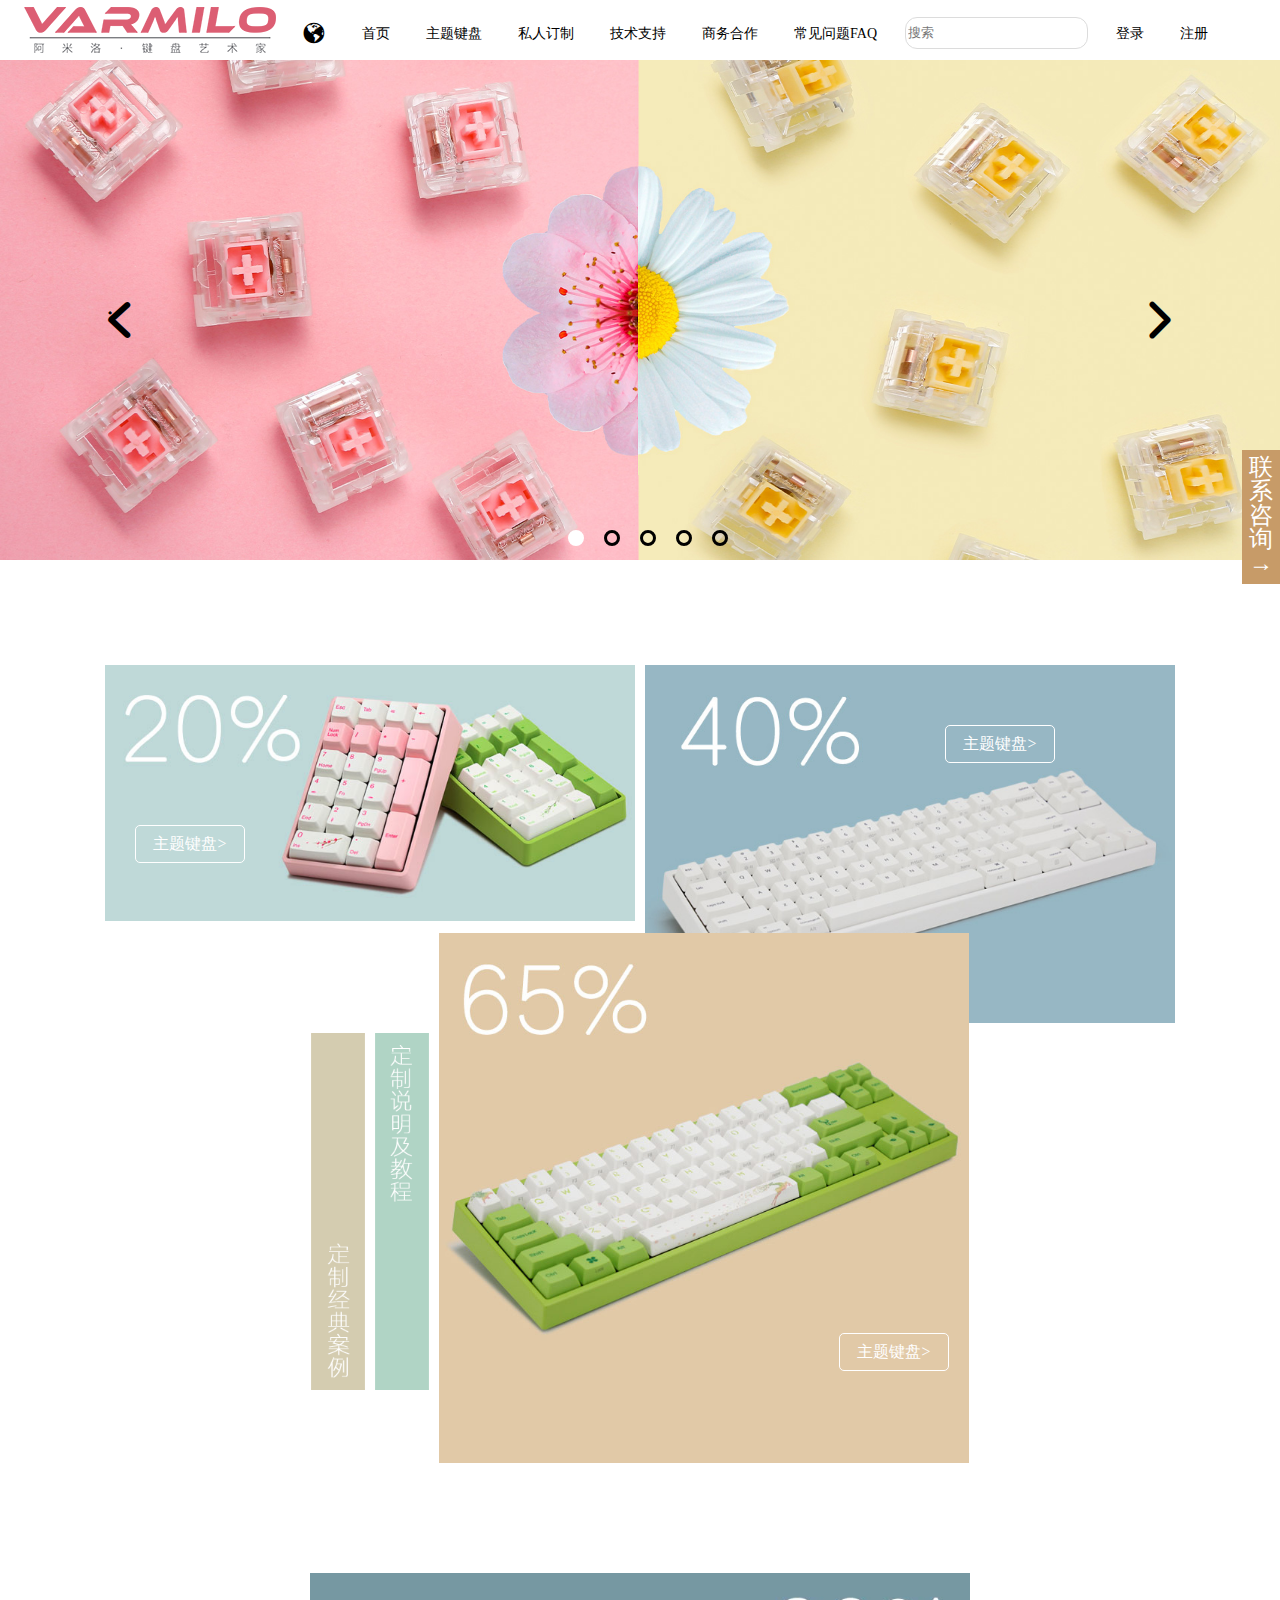
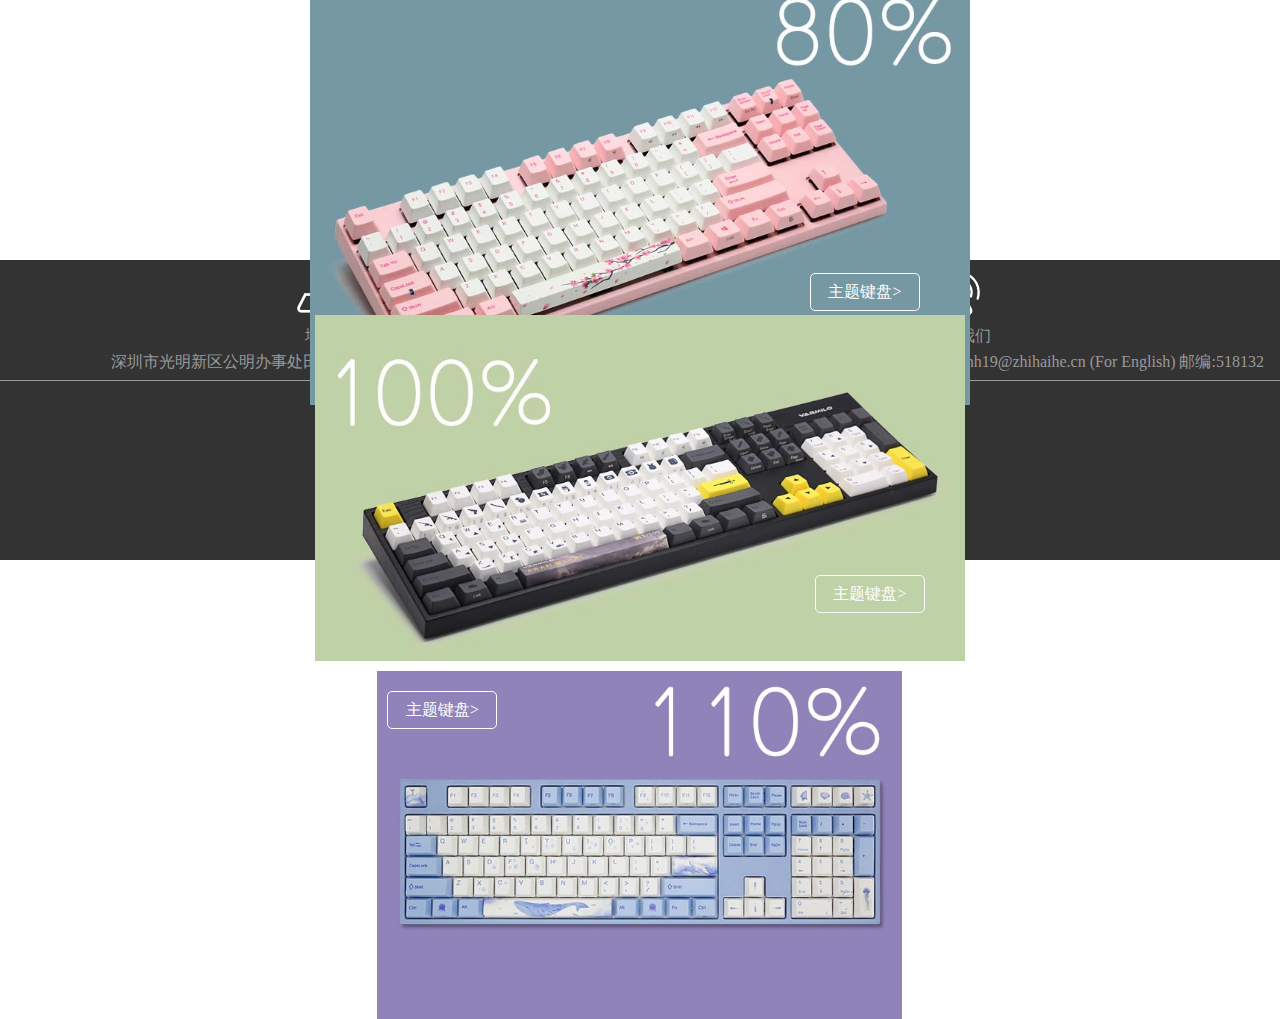
<file: index.html>
<!DOCTYPE html><html lang="en"><head><meta charset="UTF-8"><meta name="viewport" content="width=device-width,initial-scale=1"><title>Document</title><link rel="stylesheet" href="css/iconfont.css"><link rel="stylesheet" href="css/index.min.css"><script src="js/require.js" async="true" deter data-main="js/main"></script></head><body style="overflow-y:scroll;"><header><img id="img-logo" src="images/ia_100000000.png" alt="logo"><ul class="header-ul"><li><a href=""><span class="iconfont icon-diqiu"></span></a></li><li><a href="">首页</a></li><li><a href="">主题键盘</a></li><li><a href="">私人订制</a></li><li><a href="">技术支持</a></li><li><a href="">商务合作</a></li><li><a href="">常见问题FAQ</a></li><input type="text" placeholder="搜索" id="oinput"><li><a href="html/login.html">登录</a></li><li><a href="html/register.html">注册</a></li></ul><div class="earth-list"><ul><li><a href="">中文</a></li><li><a href="">English</a></li></ul></div><div class="theme-list"><ul><li><img src="images/ia_100000001.png" alt="主题产品"></li><li><a target="_blank" href="html/goods.html">20%主题产品</a></li><li><a target="_blank" href="html/goods.html">40%主题产品</a></li><li><a target="_blank" href="html/goods.html">60%主题产品</a></li><li><a target="_blank" href="html/goods.html">80%主题产品</a></li><li><a target="_blank" href="html/goods.html">100%主题产品</a></li></ul></div><div class="customization"><ul><li><img src="images/ia_100000002.jpg" alt="私人订制"></li><li><a target="_blank" href="html/goods.html">65%私人订制</a></li><li><a target="_blank" href="html/goods.html">80%私人订制</a></li><li><a target="_blank" href="html/goods.html">110%私人订制</a></li></ul></div></header><banner class="banner"><div class="imgbox"><ul class="showimg"><a target="_blank" href="html/goods.html"><img class="bimg" src="images/ia_100000008.png" alt=""></a><a target="_blank" href="html/goods.html"><img class="bimg" src="images/ia_100000003.png" alt=""></a><a target="_blank" href="html/goods.html"><img class="bimg" src="images/ia_100000004.png" alt=""></a><a target="_blank" href="html/goods.html"><img class="bimg" src="images/ia_100000006.png" alt=""></a><a target="_blank" href="html/goods.html"><img class="bimg" src="images/ia_100000007.png" alt=""></a><a target="_blank" href="html/goods.html"><img class="bimg" src="images/ia_100000008.png" alt=""></a><!-- <img class="bimg"src="images/ia_100000003.png" alt=""> --></ul></div><div class="lrtab"><div style="cursor:default" href="" class="iconfont" id="lbtn">&#xe659;</div><div style="cursor:default" href="" class="iconfont" id="rbtn">&#xe60d;</div></div><ol class="pointbox"><li class="active"></li><li></li><li></li><li></li><li></li></ol></banner><content><div class="content"><div class="div1"><p class="umbrella1"></p><img id="img1" src="images/ia_100000010.png" alt=""> <a target="_blank" href="html/goods.html">主题键盘></a></div><div class="div2"><p class="umbrella2"></p><img id="img2" src="images/ia_100000012.png" alt=""> <a target="_blank" href="html/goods.html">主题键盘></a></div><div class="div3"><p class="umbrella3"></p><img id="img3" src="images/ia_100000014.png" alt=""></div><div class="div4"><p class="umbrella4"></p><img id="img4" src="images/ia_100000013.png" alt=""></div><div class="div5"><p class="umbrella5"></p><img id="img5" src="images/ia_100000011.png" alt=""> <a target="_blank" href="html/goods.html">主题键盘></a></div><div class="div6"><p class="umbrella6"></p><img id="img6" src="images/ia_100000015.png" alt=""> <a target="_blank" href="html/goods.html">主题键盘></a></div><div class="div7"><p class="umbrella7"></p><img id="img7" src="images/ia_100000016.png" alt=""> <a target="_blank" href="html/goods.html">主题键盘></a></div><div class="div8"><p class="umbrella8"></p><img id="img8" src="images/ia_100000017.png" alt=""> <a target="_blank" href="html/goods.html">主题键盘></a></div></div></content><footer><ul><li><p><img src="images/ia_100000018.png" alt=""> <span>地址</span> <span>深圳市光明新区公明办事处田寮社区第十工业区3栋二楼B区</span></p><p><img src="images/ia_100000019.png" alt=""> <span>联系我们</span> <span>电话:18926579789 邮箱:zhh52@zhihaihe.cn , zhh19@zhihaihe.cn (For English) 邮编:518132</span></p></li><li><img src="images/ia_100000020.png" alt=""> <span>支付方式</span></li><li><img src="images/ia_100000021.png" alt=""> <span>微信</span> <img src="images/paypal.png" alt=""> <span>paypal</span> <img src="images/zhifubao.png" alt=""> <span>支付宝</span></li><li><img src="images/govIcon.gif" alt=""> <span>深圳志海和科技有限公司</span></li></ul></footer><div class="fix-out">联系咨询→</div><div class="fix-in"><li class="txt-w"><img src="images/ia_100000026.png" alt="">咨询热线</li><li>18063101080</li><li class="txt-w"><img src="images/ia_100000027.png" alt="">旺旺客服</li><li><p>樱桃:<img src="images/ia_100000030.gif" alt=""></p><p>橘子:<img src="images/ia_100000030.gif" alt=""></p><p>苹果:<img src="images/ia_100000030.gif" alt=""></p></li><li class="txt-w"><img src="images/youxianglianxi.png" alt="">邮箱联系</li><li>邮箱:zhh52@zhihaihe.cn</li></div></body></html>
</file>
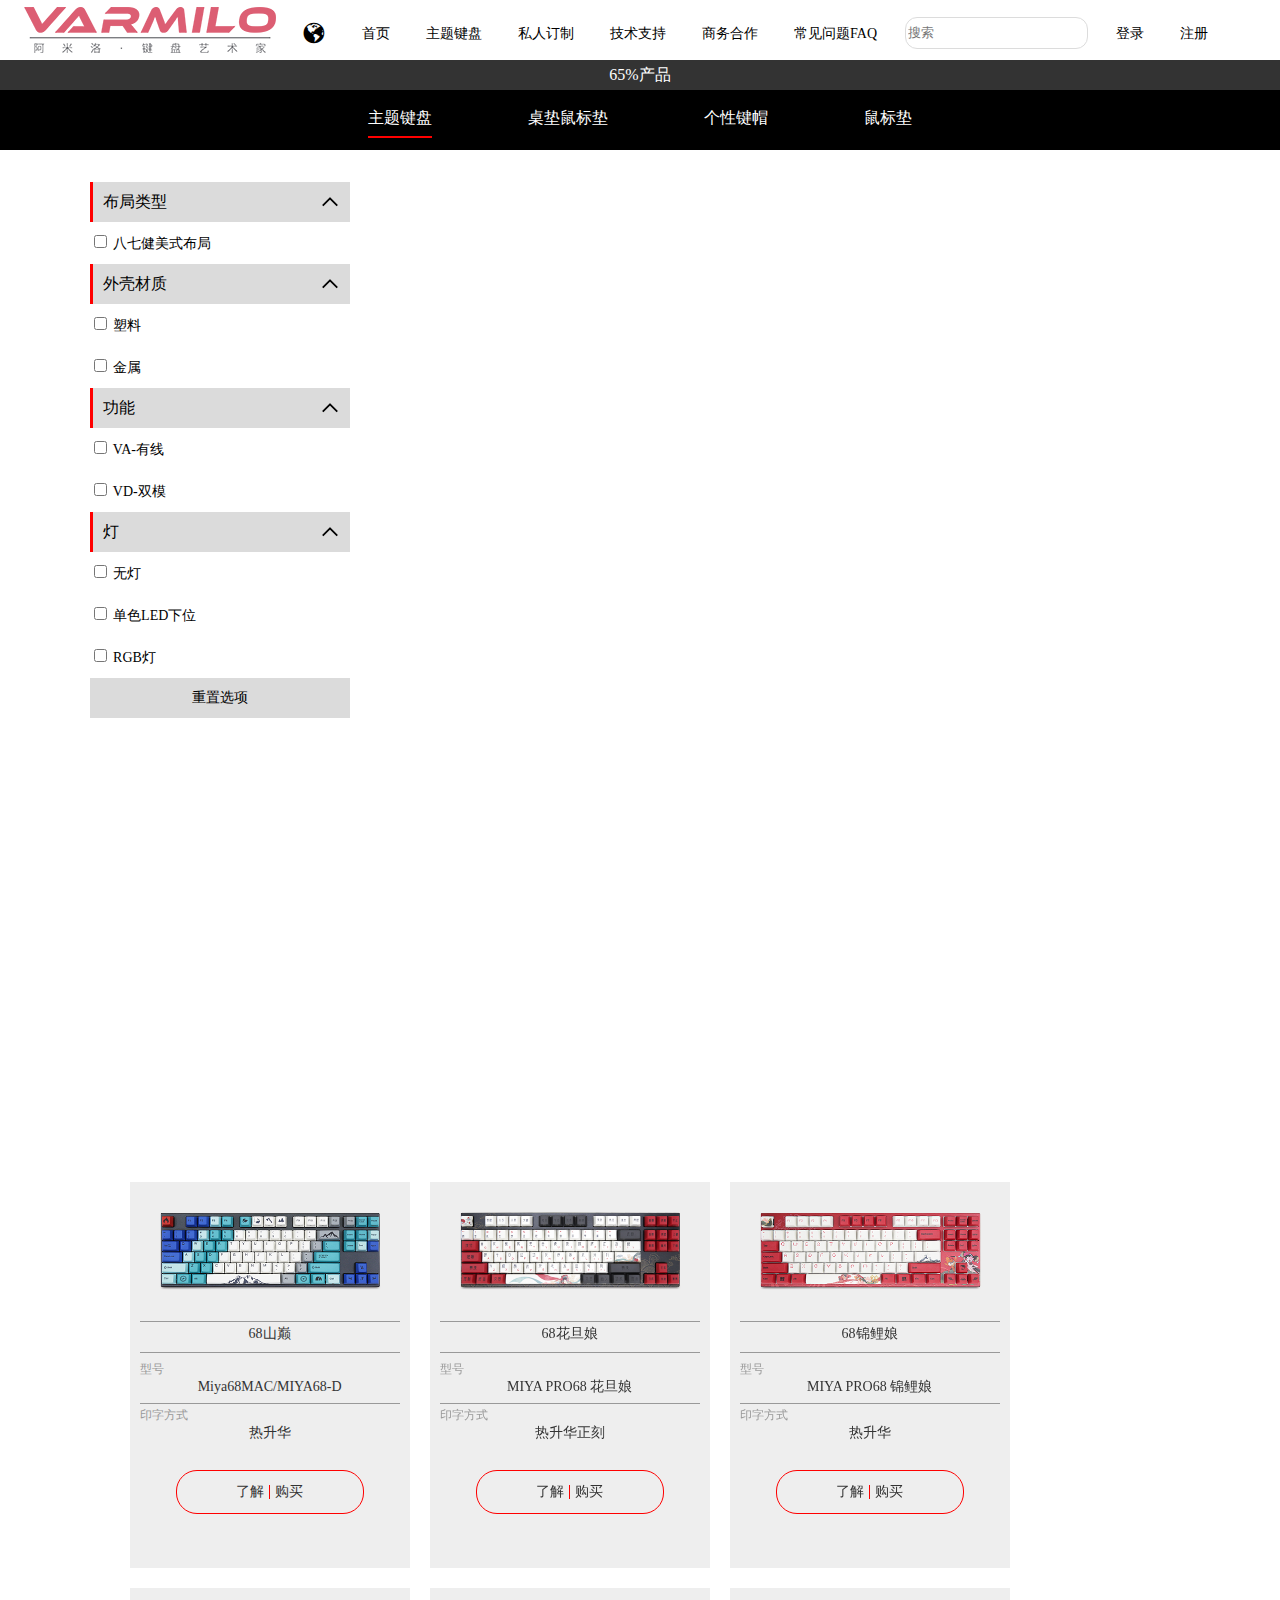
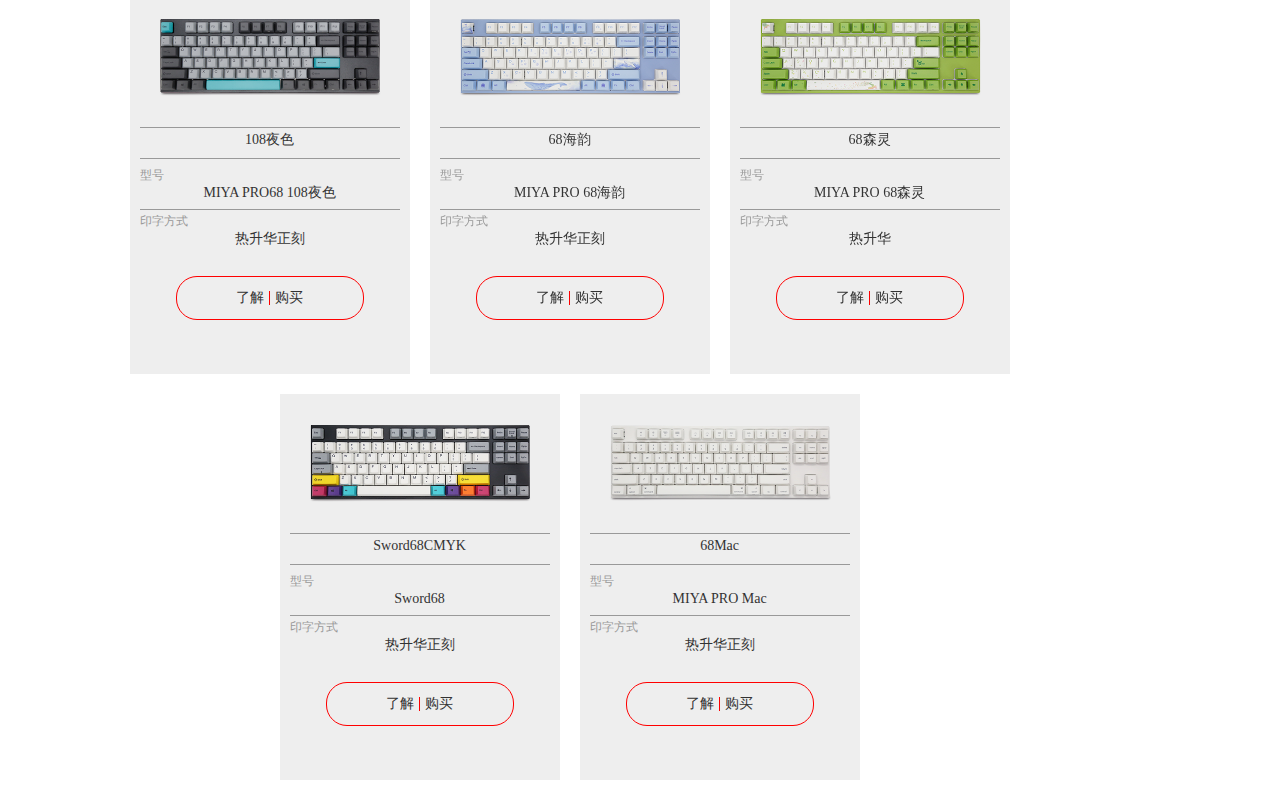
<file: html/goods.html>
<!DOCTYPE html><html lang="en"><head><meta charset="UTF-8"><meta name="viewport" content="width=device-width,initial-scale=1"><title>Document</title><link rel="stylesheet" href="../css/iconfont.css"><link rel="stylesheet" href="../css/goods.min.css"><script type="text/javascript" src="../js/jquery-1.11.3.js"></script><script type="text/javascript" src="../js/jquery.cookie.js"></script><script src="../js/require.js" async="true" deter data-main="../js/main-goods"></script><script>$(function(){
                   $.ajax({
                url:'../data/goods.json',
                success:function(arr){
                    console.log("ajax引入成功")
                    var str = ``;
                    for(var i = 0 ; i < arr.length ; i++){
                        str +=`
             <div class="keyboard">
                        <li>    
                            <img src="${arr[i].img}" alt="">
                        </li>
                        <li>${arr[i].name}</li>
                        <li>
                            <p>型号</p>
                            <p>${arr[i].version}</p>
                        </li>
                        <li>
                            <p>印字方式</p>
                            <p>${arr[i].style}</p>
                        </li>
                        <li>
                            <a  target='_blank' href="details.html?goodsId=${arr[i].id}">了解</a><a  target='_blank' href="details.html?goodsId=${arr[i].id}">购买</a>
                        </li>
             </div>`
             console.log(arr[i].id)
                    }
                    $(".right-box").html(str);
                },
                error :function (msg){
                    console.log(msg);
                }   
            })
        })</script></head><body style="overflow-y:scroll;"><header><img id="img-logo" src="../images/ia_100000000.png" alt="logo"><ul class="header-ul"><li><a href=""><span class="iconfont icon-diqiu"></span></a></li><li><a href="">首页</a></li><li><a href="">主题键盘</a></li><li><a href="">私人订制</a></li><li><a href="">技术支持</a></li><li><a href="">商务合作</a></li><li><a href="">常见问题FAQ</a></li><input type="text" placeholder="搜索" id="oinput"><li><a href="login.html">登录</a></li><li><a href="register.html">注册</a></li></ul><div class="earth-list"><ul><li><a href="">中文</a></li><li><a href="">English</a></li></ul></div><div class="theme-list"><ul><li><img src="../images/ia_100000001.png" alt="主题产品"></li><li><a href="">20%主题产品</a></li><li><a href="">40%主题产品</a></li><li><a href="">60%主题产品</a></li><li><a href="">80%主题产品</a></li><li><a href="">100%主题产品</a></li></ul></div><div class="customization"><ul><li><img src="../images/ia_100000002.jpg" alt="私人订制"></li><li><a href="">65%私人.订制</a></li><li><a href="">80%私人订制</a></li><li><a href="">110%私人订制</a></li></ul></div></header><div class="tie">65%产品</div><nav><p>主题键盘</p><p>桌垫鼠标垫</p><p>个性键帽</p><p>鼠标垫</p></nav><div id="null0"></div><main><div class="main"><div class="left-box"><div class="slide-box"><li class="li-head">布局类型<img src="../images/goods/ia_100000006.png" alt=""></li><li><p><input type="checkbox"> <label for="cbox1">八七健美式布局</label></p></li><li class="li-head">外壳材质<img src="../images/goods/ia_100000006.png" alt=""></li><li><p><input type="checkbox"> <label for="cbox1">塑料</label></p><p><input type="checkbox"> <label for="cbox1">金属</label></p></li><li class="li-head">功能<img src="../images/goods/ia_100000006.png" alt=""></li><li><p><input type="checkbox"> <label for="cbox1">VA-有线</label></p><p><input type="checkbox"> <label for="cbox1">VD-双模</label></p></li><li class="li-head">灯<img src="../images/goods/ia_100000006.png" alt=""></li><li><p><input type="checkbox"> <label for="cbox1">无灯</label></p><p><input type="checkbox"> <label for="cbox1">单色LED下位</label></p><p><input type="checkbox"> <label for="cbox1">RGB灯</label></p></li><li class="reset">重置选项</li></div></div><div class="right-box"><!-- <div class="keyboard"> --><!-- <li>
                            <img src="../images/goods/ia_100000017.png" alt="">
                        </li>
                        <li>68山巅</li>
                        <li>
                            <p>型号</p>
                            <p>Miya68MAC/MIYA68-D</p>
                        </li>
                        <li>
                            <p>印字方式</p>
                            <p>热升华</p>
                        </li>
                        <li>
                            <a>了解</a><a>购买</a>
                        </li> --><!-- </div> --></div></div></main></body></html>
</file>
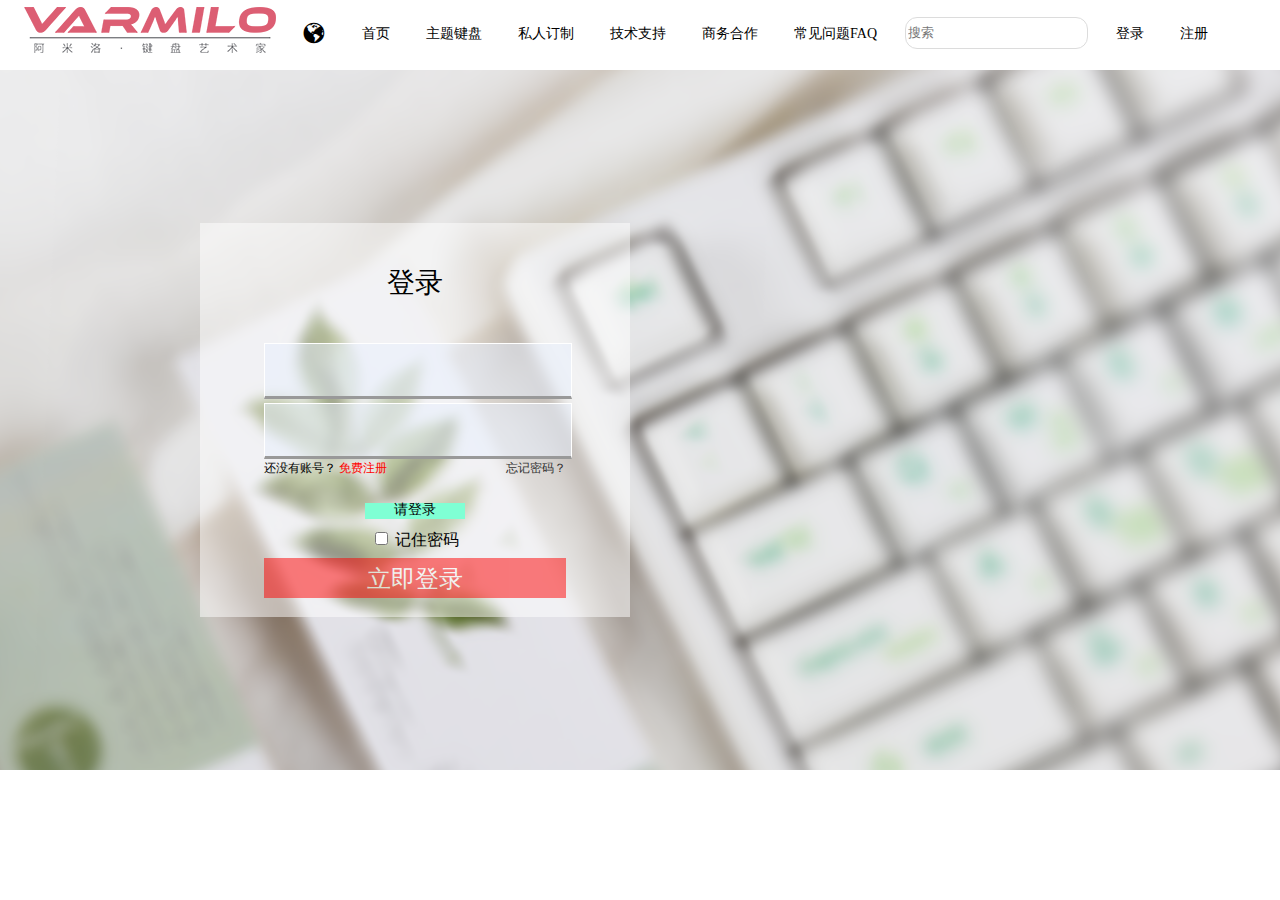
<file: html/login.html>
<!DOCTYPE html><html lang="en"><head><meta charset="UTF-8"><meta name="viewport" content="width=device-width,initial-scale=1"><title>Document</title><link rel="stylesheet" href="../css/iconfont.css"><link rel="stylesheet" href="../css/login.min.css"><script type="module">import ajax from '../js/ajax.js';
        var btn = document.getElementById('log-btn')
        var ousername = document.getElementById('usern-inp')
        var opassword = document.getElementById('passw-inp')
        var oprompt = document.getElementById('prompt')
        btn.onclick = function(){
    console.log("登录点击")
    ajax({
        type:'post',
        url:'../php/login.php',
        data:{
            username:ousername.value,
            password:opassword.value,
        },
        success : function(msg){
            console.log(msg);
            var obj = JSON.parse(msg);
            console.log(obj);
            // if(obj.code){
                
            // }else{
                
            // }
        //  oprompt.style.display = 'block';
         oprompt.innerHTML = obj.msg;
        },
        error: function(msg){
            console.log(msg);
        }
      })
        }</script><script type="text/javascript" src="../js/jquery-1.11.3.js"></script><script type="text/javascript" src="../js/jquery.cookie.js"></script><script type="text/javascript" src="../js/login.js"></script></head><body><header><img id="img-logo" src="../images/ia_100000000.png" alt="logo"><ul class="header-ul"><li><a href=""><span class="iconfont icon-diqiu"></span></a></li><li><a href="">首页</a></li><li><a href="">主题键盘</a></li><li><a href="">私人订制</a></li><li><a href="">技术支持</a></li><li><a href="">商务合作</a></li><li><a href="">常见问题FAQ</a></li><input type="text" placeholder="搜索" id="oinput"><li><a href="login.html">登录</a></li><li><a href="register.html">注册</a></li></ul><div class="earth-list"><ul><li><a href="">中文</a></li><li><a href="">English</a></li></ul></div><div class="theme-list"><ul><li><img src="../images/ia_100000001.png" alt="主题产品"></li><li><a href="">20%主题产品</a></li><li><a href="">40%主题产品</a></li><li><a href="">60%主题产品</a></li><li><a href="">80%主题产品</a></li><li><a href="">100%主题产品</a></li></ul></div><div class="customization"><ul><li><img src="../images/ia_100000002.jpg" alt="私人订制"></li><li><a href="">65%私人.订制</a></li><li><a href="">80%私人订制</a></li><li><a href="">110%私人订制</a></li></ul></div></header><main><ul class="login"><li>登录</li><li><input id="usern-inp" type="text"></li><li><input id="passw-inp" type="password"></li><li><p>还没有账号？ <a href="register.html">免费注册</a></p><a class="forgot">忘记密码？</a></li><div id="prompt">请登录</div><li><input type="checkbox"> <label for="">记住密码</label></li><button id="log-btn">立即登录</button></ul></main></body></html>
</file>
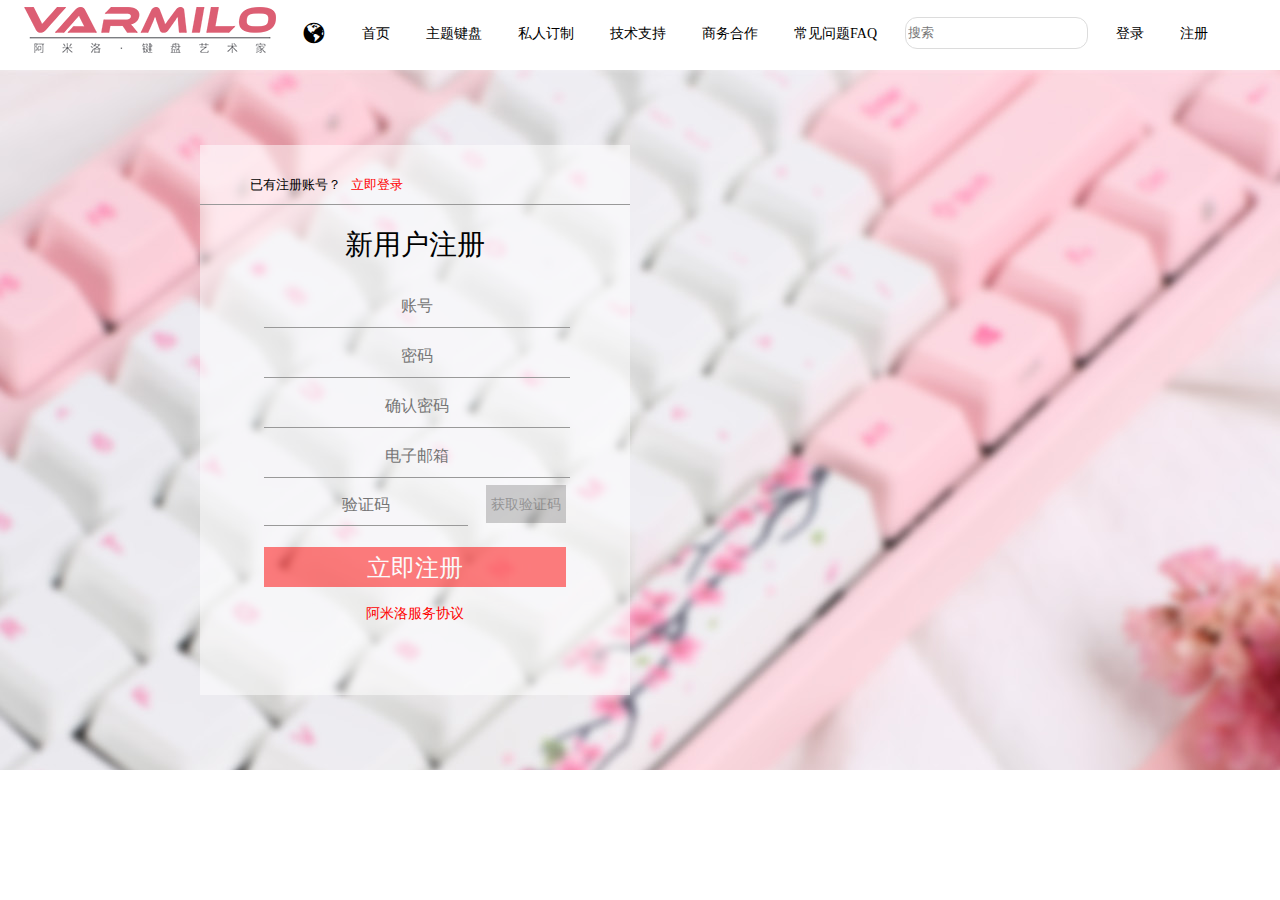
<file: html/register.html>
<!DOCTYPE html><html lang="en"><head><meta charset="UTF-8"><meta name="viewport" content="width=device-width,initial-scale=1"><title>Document</title><link rel="stylesheet" href="../css/iconfont.css"><link rel="stylesheet" href="../css/register.min.css"><script type="text/javascript" src="../js/jquery-1.11.3.js"></script><script type="text/javascript" src="../js/jquery.cookie.js"></script><script type="text/javascript" src="../js/register.js"></script></head><body><header><img id="img-logo" src="../images/ia_100000000.png" alt="logo"><ul class="header-ul"><li><a href=""><span class="iconfont icon-diqiu"></span></a></li><li><a href="">首页</a></li><li><a href="">主题键盘</a></li><li><a href="">私人订制</a></li><li><a href="">技术支持</a></li><li><a href="">商务合作</a></li><li><a href="">常见问题FAQ</a></li><input type="text" placeholder="搜索" id="oinput"><li><a href="login.html">登录</a></li><li><a href="register.html">注册</a></li></ul><div class="earth-list"><ul><li><a href="">中文</a></li><li><a href="">English</a></li></ul></div><div class="theme-list"><ul><li><img src="../images/ia_100000001.png" alt="主题产品"></li><li><a href="">20%主题产品</a></li><li><a href="">40%主题产品</a></li><li><a href="">60%主题产品</a></li><li><a href="">80%主题产品</a></li><li><a href="">100%主题产品</a></li></ul></div><div class="customization"><ul><li><img src="../images/ia_100000002.jpg" alt="私人订制"></li><li><a href="">65%私人.订制</a></li><li><a href="">80%私人订制</a></li><li><a href="">110%私人订制</a></li></ul></div></header><main><ul class="login"><p><span>已有注册账号？</span><a href="login.html">立即登录</a></p><li>新用户注册</li><li><input class="username" type="text" placeholder="账号"></li><li><input class="pas" type="password" placeholder="密码"></li><li><input class="repas" type="password" placeholder="确认密码"></li><li><input class="email" type="text" placeholder="电子邮箱"></li><li><input type="text" placeholder="验证码"><button>获取验证码</button></li><li class="prompt">请输入密码</li><button id="reg-btn">立即注册</button> <a class="protocol" href="">阿米洛服务协议</a></ul></main></body></html>
</file>
<file: css/iconfont.css>
@font-face {font-family: "iconfont";
  src: url('iconfont.eot?t=1601002532981'); /* IE9 */
  src: url('iconfont.eot?t=1601002532981#iefix') format('embedded-opentype'), /* IE6-IE8 */
  url('[data-uri]') format('woff2'),
  url('iconfont.woff?t=1601002532981') format('woff'),
  url('iconfont.ttf?t=1601002532981') format('truetype'), /* chrome, firefox, opera, Safari, Android, iOS 4.2+ */
  url('iconfont.svg?t=1601002532981#iconfont') format('svg'); /* iOS 4.1- */
}

.iconfont {
  font-family: "iconfont" !important;
  font-size: 16px;
  font-style: normal;
  -webkit-font-smoothing: antialiased;
  -moz-osx-font-smoothing: grayscale;
}

.icon-jiantouzuo:before {
  content: "\e659";
}

.icon-icon_arrow_right:before {
  content: "\e60d";
}

.icon-diqiu:before {
  content: "\e668";
}
</file>
<file: css/index.min.css>
a,abbr,acronym,address,applet,article,aside,audio,b,big,blockquote,body,canvas,caption,center,cite,code,dd,del,details,dfn,div,dl,dt,em,embed,fieldset,figcaption,figure,footer,form,h1,h2,h3,h4,h5,h6,header,hgroup,html,i,iframe,img,ins,kbd,label,legend,li,mark,menu,nav,object,ol,output,p,pre,q,ruby,s,samp,section,small,span,strike,strong,sub,summary,sup,table,tbody,td,tfoot,th,thead,time,tr,tt,u,ul,var,video{margin:0;padding:0;border:0;font:inherit;vertical-align:baseline}article,aside,details,figcaption,figure,footer,header,hgroup,menu,nav,section{display:block}body{line-height:1;overflow:hidden}ol,ul{list-style:none}blockquote,q{quotes:none}blockquote:after,blockquote:before,q:after,q:before{content:'';content:none}table{border-collapse:collapse;border-spacing:0}li{list-style-type:none}a{text-decoration:none;color:#333}input{outline:0}body,html{width:100%}header{padding:0 24px;height:60px;display:flex;justify-content:space-between;align-items:center}header #img{margin:10px 20px}header .header-ul{margin:5px 30px 0 0;display:flex;justify-content:space-around}header .header-ul input{height:28px;margin:4px 10px 0;border:1px solid #dcdcdc;border-radius:12px}header .header-ul li{height:40px;padding:0 18px;line-height:40px}header .header-ul li a{font-size:14px;color:#000}header .header-ul li a .iconfont{color:#000;font-size:24px}header .customization,header .earth-list,header .theme-list{display:none;padding:5px;background-color:#fff;position:absolute;width:160px;border:1px solid #999;border-radius:1px;z-index:100}.banner,content{z-index:-1}header .customization ul li,header .earth-list ul li,header .theme-list ul li{padding:10px 0;text-align:center}header .customization ul li img,header .earth-list ul li img,header .theme-list ul li img{width:150px;height:60px}header .customization{position:absolute;top:52px;right:680px}header .theme-list{position:absolute;top:52px;right:772px}header .earth-list{position:absolute;top:52px;right:928px;width:80px;display:none}.banner,.banner .imgbox{width:100%;height:600px}.banner .imgbox{position:relative}.banner .imgbox ul{width:700%;height:600px;position:absolute;left:-100%;top:0}.banner #lbtn,.banner #rbtn{top:300px;color:#000;font-size:40px;font-weight:800;position:absolute}.banner .imgbox ul img{width:14.286%;float:left}.banner .pointbox .active,.banner .pointbox li{width:10px;height:10px;margin:0 10px;float:left}.banner #lbtn{left:100px}.banner #rbtn{right:100px}.banner .pointbox{position:absolute;top:530px;left:43.6%}.banner .pointbox li{border-radius:10px;border:3px solid #000}.banner .pointbox .active{background-color:#fff;border-radius:10px;border:3px solid #fff}content{width:100%;display:flex;justify-content:center}content .content{width:86%;height:1200px;display:flex;justify-content:center;flex-flow:wrap}content .content div{overflow:hidden;margin:5px;z-index:5;position:relative}content .content div img{position:relative}content .content div p{background-color:#000;opacity:.2;position:absolute;display:none;z-index:3}content .content div a{display:block;width:108px;height:36px;border:1px solid #fff;color:#fff;line-height:36px;text-align:center;border-radius:5px;position:absolute;z-index:20}content .content .div1 a{top:160px;left:30px}content .content .div2 a{top:60px;left:300px}content .content .div5 a{top:400px;left:400px}content .content .div6 a{top:300px;left:500px}content .content .div7 a{top:260px;left:500px}content .content .div8 a{top:20px;left:10px}content .content #img1,content .content .umbrella1{width:530px;height:256px}content .content #img2,content .content .umbrella2{width:530px;height:358px}content .content #img3,content .content #img4,content .content .umbrella3,content .content .umbrella4{width:54px;height:357px}content .content #img5,content .content .umbrella5{width:530px;height:530px}content .content #img6,content .content .umbrella6{width:660px;height:432px}content .content #img7,content .content .umbrella7{width:650px;height:346px}content .content #img8,content .content .umbrella8{width:525px;height:348px}content .content .div1{width:530px;height:256px}content .content .div2{width:530px;height:358px}content .content .div3,content .content .div4{width:54px;height:357px}content .content .div5{width:530px;height:530px;position:relative;top:-100px}content .content .div6{width:660px;height:432px}content .content .div7{width:650px;height:346px;position:relative;top:-100px}content .content .div8{width:525px;height:348px;position:relative;top:-100px}footer,footer ul{height:300px;width:100%}.fix-in,.fix-out{text-align:center;position:fixed}footer{background-color:#333}footer ul li{display:flex;flex-flow:wrap;justify-content:center;align-items:center}footer ul li:nth-of-type(1) p{display:flex;justify-content:center;align-items:center;flex-flow:column;width:49.8%;height:120px;color:#999}footer ul li:nth-of-type(1) p span{margin-top:10px}footer ul li:nth-of-type(1) p:nth-of-type(1){border-right:1px solid #999}footer ul li:nth-of-type(2){border-top:1px solid #999;width:100%;display:flex;justify-content:center;align-items:center;flex-flow:column;color:#999}footer ul li:nth-of-type(2) img{margin:10px 0}footer ul li:nth-of-type(3){widows:100px;display:flex;justify-content:center;align-items:center;color:#999;margin:10px 0}footer ul li:nth-of-type(3) img{width:18px;height:18px;margin:0 5px}footer ul li:nth-of-type(4) img{width:36px;height:50px}footer ul li:nth-of-type(4) span{color:#999;letter-spacing:5px}.fix-out{padding:5px 0;width:38px;height:124px;right:0;top:50%;background:#c79b68;font-size:24px;color:#fff}.fix-in{width:200px;height:350px;right:-200px;top:40%;z-index:100;background-color:#fff}.fix-in .txt-w{display:flex;justify-content:center;align-items:center;color:#fff;background-color:pink;padding:10px 0;height:22px;line-height:22px}.fix-in li{margin:10px 0;color:#000;font-size:16px}.fix-in li img{width:20px;height:20px}.fix-in li p{line-height:28px;margin:10px 0}.fix-in li p img{position:relative;top:5px;width:78px;height:20px}
</file>
<file: css/goods.min.css>
.tie,body{text-align:center}a,abbr,acronym,address,applet,article,aside,audio,b,big,blockquote,body,canvas,caption,center,cite,code,dd,del,details,dfn,div,dl,dt,em,embed,fieldset,figcaption,figure,footer,form,h1,h2,h3,h4,h5,h6,header,hgroup,html,i,iframe,img,ins,kbd,label,legend,li,mark,menu,nav,object,ol,output,p,pre,q,ruby,s,samp,section,small,span,strike,strong,sub,summary,sup,table,tbody,td,tfoot,th,thead,time,tr,tt,u,ul,var,video{margin:0;padding:0;border:0;font:inherit;vertical-align:baseline}article,aside,details,figcaption,figure,footer,header,hgroup,menu,nav,section{display:block}body{line-height:1;overflow:hidden;box-sizing:border-box}ol,ul{list-style:none}blockquote,q{quotes:none}blockquote:after,blockquote:before,q:after,q:before{content:'';content:none}table{border-collapse:collapse;border-spacing:0}li{list-style-type:none}a{text-decoration:none;color:#333}input{outline:0}body,html{width:100%}header{padding:0 24px;height:60px;display:flex;justify-content:space-between;align-items:center}header #img{margin:10px 20px}header .header-ul{margin:5px 30px 0 0;display:flex;justify-content:space-around}header .header-ul input{height:28px;margin:4px 10px 0;border:1px solid #dcdcdc;border-radius:12px}header .header-ul li{height:40px;padding:0 18px;line-height:40px}header .header-ul li a{font-size:14px;color:#000}header .header-ul li a .iconfont{color:#000;font-size:24px}header .customization,header .earth-list,header .theme-list{z-index:100;display:none;padding:5px;background-color:#fff;position:absolute;width:160px;border:1px solid #999;border-radius:1px}nav .p-acive,nav p:nth-of-type(1){border-bottom:red solid 2px}header .customization ul li,header .earth-list ul li,header .theme-list ul li{padding:10px 0;text-align:center}header .customization ul li img,header .earth-list ul li img,header .theme-list ul li img{width:150px;height:60px}header .customization{position:absolute;top:52px;right:680px}header .theme-list{position:absolute;top:52px;right:772px}header .earth-list{position:absolute;top:52px;right:928px;width:80px;display:none}#null0,.tie,main{width:100%}.tie{height:30px;background-color:#333;color:#fff;line-height:30px;font-size:16px}nav{height:60px;display:flex;justify-content:center;align-items:center;background-color:#000}nav .p-acive,nav p{height:40px;color:#fff;font-size:16px;margin:0 48px 5px;line-height:40px;box-sizing:border-box}main,main .main,main .main .left-box li{background-color:#fff}#null0{height:32px}main .main{display:block;width:86%;margin:0 auto;position:relative}main .main .left-box{width:260px;height:1000px;float:left}main .main .left-box .slide-box{position:sticky;top:0;left:0PX;width:260px;background-color:#fff;display:flex;justify-content:center;align-items:left;flex-flow:column;flex-wrap:nowrap}main .main .left-box li{text-align:left;box-sizing:border-box;line-height:40px;font-size:14px}main .main .left-box li img{float:right}main .main .left-box li p{height:42px;margin:0;line-height:44px}main .main .left-box .li-head,main .main .left-box .li-open{font-size:16px;box-sizing:border-box;background-color:#DBDBDB;border-left:red solid 3px;height:40px;line-height:40px;padding-left:10px}main .main .left-box .reset{margin:0 auto;width:260px;height:40px;background-color:#DBDBDB;text-align:center}main .main .right-box{width:960px;background:#fff;display:flex;flex-flow:row;flex-wrap:wrap;justify-content:center}main .main .right-box .keyboard{background-color:#EEE;width:260px;height:366px;font-size:14px;color:#333;padding:10px;margin:0 10px 20px;position:relative}main .main .right-box .keyboard li p{margin:5px 0}main .main .right-box .keyboard li:nth-of-type(1) img{width:226px;height:116px}main .main .right-box .keyboard li p:nth-of-type(1){font-size:12px;color:#999;text-align:left}main .main .right-box .keyboard li:nth-of-type(2){height:20px;border-top:solid 1px #999;border-bottom:solid 1px #999;padding:5px 0;margin-top:10px}main .main .right-box .keyboard li:nth-of-type(3){height:40px;border-bottom:solid 1px #999;padding:5px 0}main .main .right-box .keyboard li:nth-of-type(5){margin:30px auto;border:1px solid red;color:red;width:186px;height:42px;border-radius:21px;display:flex;justify-content:center;align-items:center}main .main .right-box .keyboard li:nth-of-type(5) a:nth-of-type(1){border-right:red solid 1px}main .main .right-box .keyboard li:nth-of-type(5) a{padding:0 5px}
</file>
<file: css/login.min.css>
a,abbr,acronym,address,applet,article,aside,audio,b,big,blockquote,body,canvas,caption,center,cite,code,dd,del,details,dfn,div,dl,dt,em,embed,fieldset,figcaption,figure,footer,form,h1,h2,h3,h4,h5,h6,header,hgroup,html,i,iframe,img,ins,kbd,label,legend,li,mark,menu,nav,object,ol,output,p,pre,q,ruby,s,samp,section,small,span,strike,strong,sub,summary,sup,table,tbody,td,tfoot,th,thead,time,tr,tt,u,ul,var,video{margin:0;padding:0;border:0;font:inherit;vertical-align:baseline}article,aside,details,figcaption,figure,footer,header,hgroup,menu,nav,section{display:block}body{line-height:1;overflow:hidden}ol,ul{list-style:none}blockquote,q{quotes:none}blockquote:after,blockquote:before,q:after,q:before{content:'';content:none}table{border-collapse:collapse;border-spacing:0}li{list-style-type:none}a{text-decoration:none;color:#333}input{outline:0}body,html{width:100%}header{padding:0 24px;height:60px;display:flex;justify-content:space-between;align-items:center}header #img{margin:10px 20px}header .header-ul{margin:5px 30px 0 0;display:flex;justify-content:space-around}header .header-ul input{height:28px;margin:4px 10px 0;border:1px solid #dcdcdc;border-radius:12px}header .header-ul li{height:40px;padding:0 18px;line-height:40px}header .header-ul li a{font-size:14px;color:#000}header .header-ul li a .iconfont{color:#000;font-size:24px}header .customization,header .earth-list,header .theme-list{z-index:10;display:none;padding:5px;background-color:#fff;position:absolute;width:160px;border:1px solid #999;border-radius:1px}header .customization ul li,header .earth-list ul li,header .theme-list ul li{padding:10px 0;text-align:center}header .customization ul li img,header .earth-list ul li img,header .theme-list ul li img{width:150px;height:60px}header .customization{position:absolute;top:52px;right:680px}header .theme-list{position:absolute;top:52px;right:772px}header .earth-list{position:absolute;top:52px;right:928px;width:80px;display:none}main{position:relative;margin-top:10px;width:100%;height:700px;background:url(../images/login-background.png) center no-repeat;background-position-y:-10px}main .login{display:flex;align-items:center;flex-flow:column;flex-wrap:nowrap;background-color:rgba(255,255,255,.5);width:430px;height:394px;position:absolute;margin:auto;top:0;left:200px;bottom:0}main .login li:nth-of-type(1){height:120px;font-size:28px;text-align:center;line-height:120px}main .login li:nth-of-type(2) input,main .login li:nth-of-type(3) input{height:50px;background-color:rgba(232,240,254,.5);font-size:20px;font-weight:500;width:302px}main .login li:nth-of-type(2){width:302px;height:50px;line-height:30px;margin-bottom:10px}main .login li:nth-of-type(2) input{border:1px solid #fff;border-bottom:solid 3px #999}main .login li:nth-of-type(3){width:302px;height:50px;line-height:30px}main .login li:nth-of-type(3) input{border:1px solid #fff;border-bottom:solid 3px #999}main .login li:nth-of-type(4){width:302px;height:30px;line-height:30px;font-size:12px;margin-bottom:10px}main .login li:nth-of-type(4) P{float:left}main .login li:nth-of-type(4) P a{color:red}main .login li:nth-of-type(4) .forgot{float:right}main .login button{margin-top:10px;width:302px;height:40px;opacity:.5;border:none;background-color:red;color:#fff;font-size:24px;text-align:center;line-height:40px}#prompt{font-size:14px;text-align:center;width:100px;height:16px;background-color:#7fffd4;margin:10px 0}
</file>
<file: css/register.min.css>
a,abbr,acronym,address,applet,article,aside,audio,b,big,blockquote,body,canvas,caption,center,cite,code,dd,del,details,dfn,div,dl,dt,em,embed,fieldset,figcaption,figure,footer,form,h1,h2,h3,h4,h5,h6,header,hgroup,html,i,iframe,img,ins,kbd,label,legend,li,mark,menu,nav,object,ol,output,p,pre,q,ruby,s,samp,section,small,span,strike,strong,sub,summary,sup,table,tbody,td,tfoot,th,thead,time,tr,tt,u,ul,var,video{margin:0;padding:0;border:0;font:inherit;vertical-align:baseline}article,aside,details,figcaption,figure,footer,header,hgroup,menu,nav,section{display:block}body{line-height:1;overflow:hidden}ol,ul{list-style:none}blockquote,q{quotes:none}blockquote:after,blockquote:before,q:after,q:before{content:'';content:none}table{border-collapse:collapse;border-spacing:0}li{list-style-type:none}a{text-decoration:none;color:#333}input{outline:0}body,html{width:100%}header{padding:0 24px;height:60px;display:flex;justify-content:space-between;align-items:center}header #img{margin:10px 20px}header .header-ul{margin:5px 30px 0 0;display:flex;justify-content:space-around}header .header-ul input{height:28px;margin:4px 10px 0;border:1px solid #dcdcdc;border-radius:12px}header .header-ul li{height:40px;padding:0 18px;line-height:40px}header .header-ul li a{font-size:14px;color:#000}header .header-ul li a .iconfont{color:#000;font-size:24px}header .customization,header .earth-list,header .theme-list{z-index:10;display:none;padding:5px;background-color:#fff;position:absolute;width:160px;border:1px solid #999;border-radius:1px}header .customization ul li,header .earth-list ul li,header .theme-list ul li{padding:10px 0;text-align:center}header .customization ul li img,header .earth-list ul li img,header .theme-list ul li img{width:150px;height:60px}header .customization{position:absolute;top:52px;right:680px}header .theme-list{position:absolute;top:52px;right:772px}header .earth-list{position:absolute;top:52px;right:928px;width:80px;display:none}main{position:relative;margin-top:10px;width:100%;height:700px;background:url(../images/register-backgroundimg.jpg) center no-repeat;background-position-y:-10px}main .login{display:flex;align-items:center;flex-flow:column;flex-wrap:nowrap;background-color:rgba(255,255,255,.5);width:430px;height:550px;position:absolute;margin:auto;top:0;left:200px;bottom:0}main .login li:nth-of-type(1){height:80px;font-size:28px;text-align:center;line-height:80px}main .login li:nth-of-type(2),main .login li:nth-of-type(3),main .login li:nth-of-type(4),main .login li:nth-of-type(5){width:302px;height:40px;line-height:30px;margin-bottom:10px}main .login li:nth-of-type(2) input,main .login li:nth-of-type(3) input,main .login li:nth-of-type(4) input,main .login li:nth-of-type(5) input{text-align:center;width:302px;border:none;border-bottom:solid 1px #999;height:40px;background-color:rgba(255,255,255,0);font-size:16px}main .login li:nth-of-type(6){width:302px;height:42px;line-height:30px;margin-bottom:10px}main .login li:nth-of-type(6) input{float:left;text-align:center;width:200px;border:none;border-bottom:solid 1px #999;height:38px;background-color:rgba(255,255,255,0);font-size:16px}main .login li:nth-of-type(6) button{font-size:14px;line-height:38px;margin:0;padding:0;width:80px;height:38px;float:right;color:#333;background-color:rgba(63,62,62,.486)}main .login li:nth-of-type(7){text-align:center;width:302px;height:20px;line-height:20px;font-size:14px}main .login p{box-sizing:border-box;padding-left:50px;border-bottom:1px solid #999;margin-top:20px;width:430px;height:40px;font-size:13px;line-height:40px}main .login p a{color:red;margin-left:10px}main .login button{margin-top:10px;width:302px;height:40px;opacity:.5;border:none;background-color:red;color:#fff;font-size:24px;text-align:center;line-height:40px}main .login .protocol{font-size:14px;color:red;margin-top:20px}.prompt{display:none}
</file>
